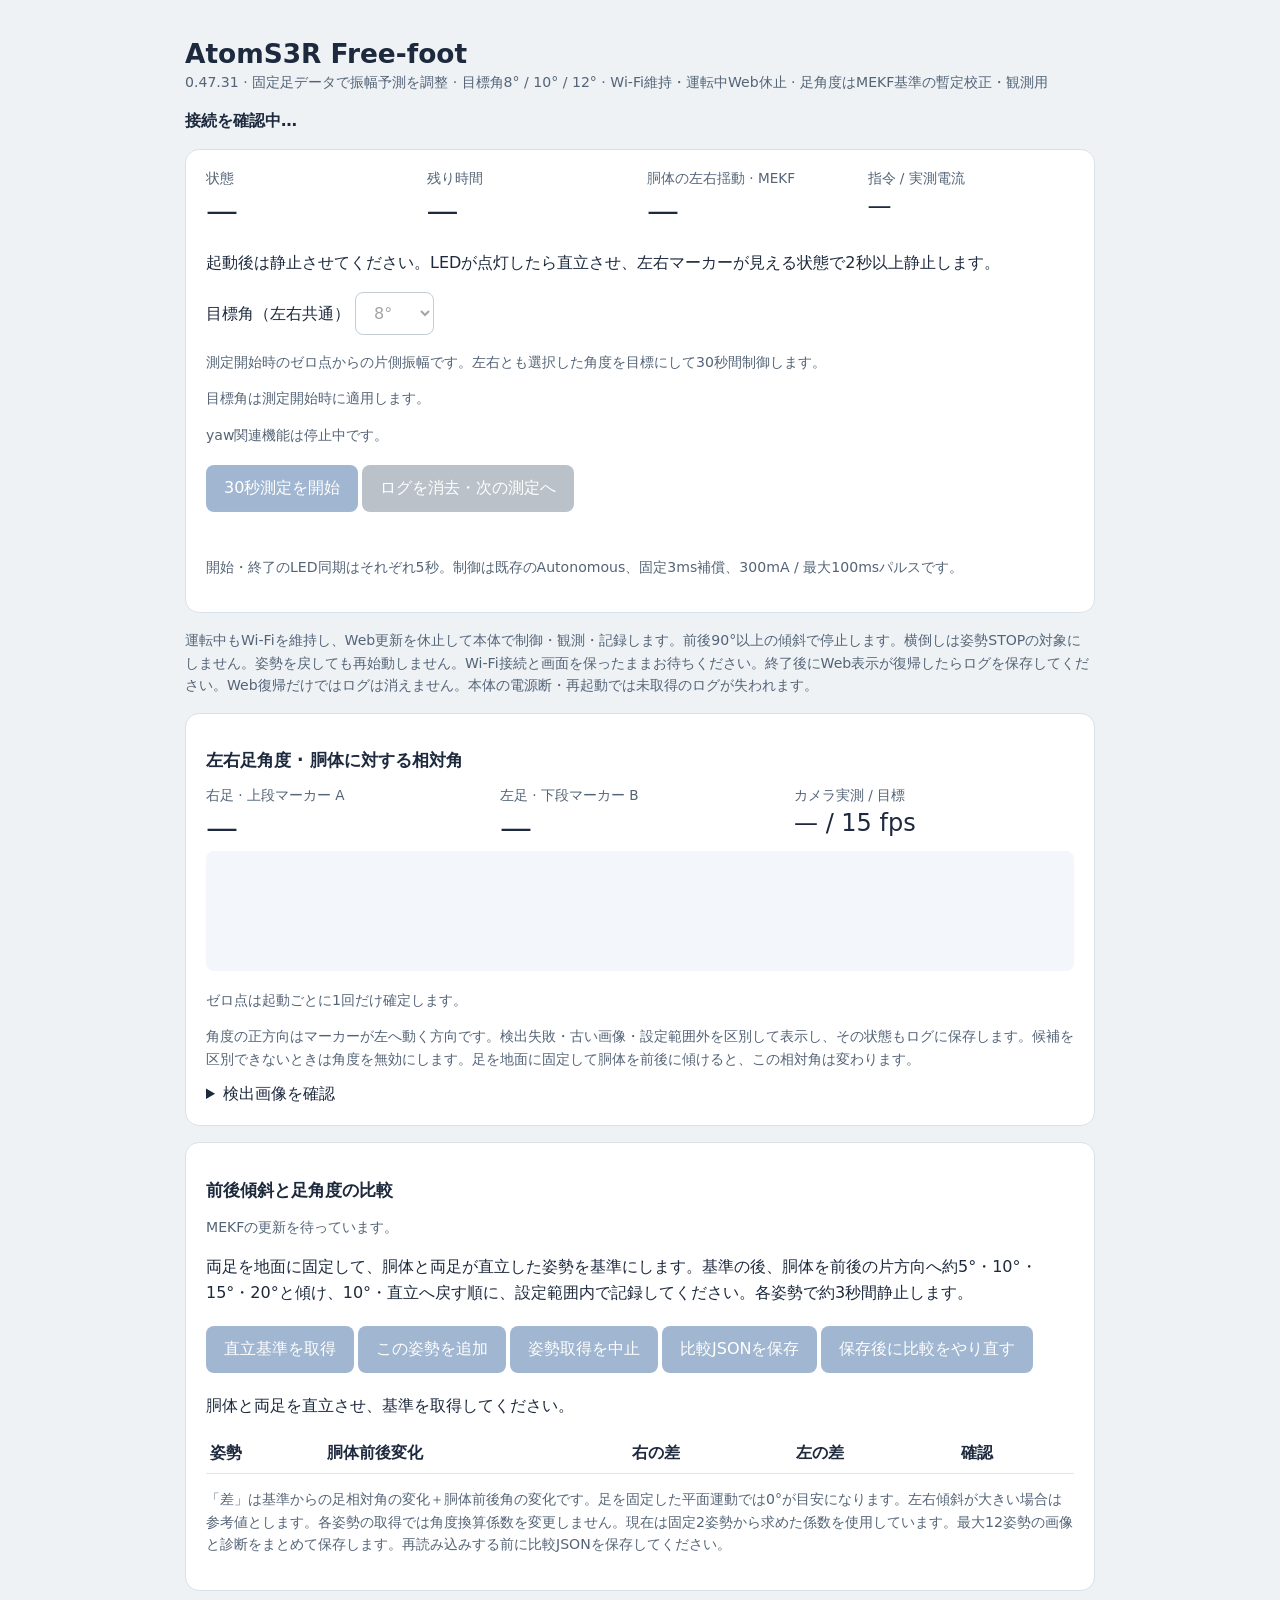
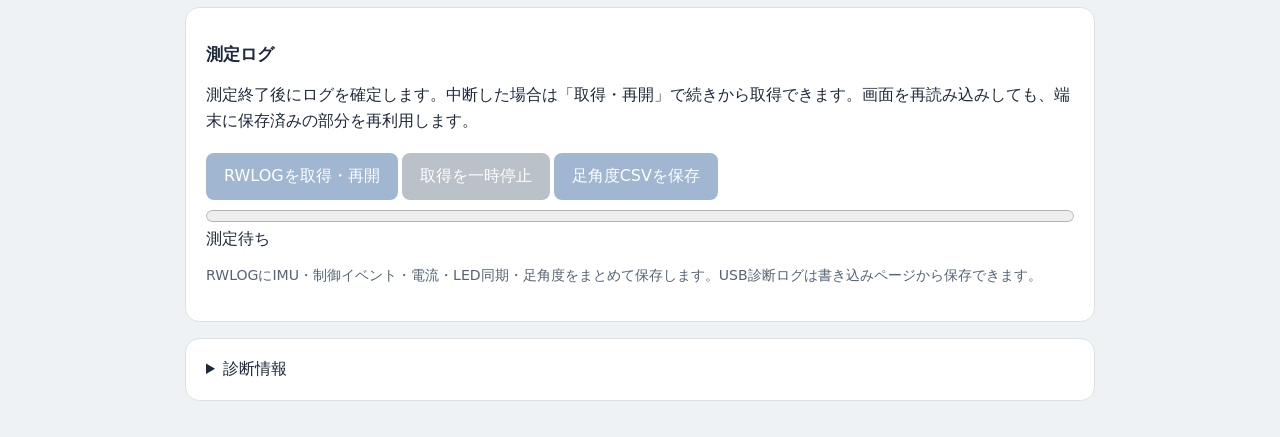
<file: web/index.html>
<!doctype html><html lang="ja"><meta charset="utf-8"><meta name="viewport" content="width=device-width,initial-scale=1"><title>AtomS3R Free-foot</title>
<style>
:root{font-family:system-ui,sans-serif;color:#1d293d;background:#eef2f5;font-size:16px}*{box-sizing:border-box}body{max-width:950px;margin:auto;padding:20px}h1{font-size:1.65rem;margin-bottom:4px}h2{font-size:1.08rem}p{line-height:1.6}.muted{color:#546477;font-size:.88rem}.card{background:white;border-radius:14px;padding:20px;margin:16px 0;border:1px solid #d9e1e8}.grid{display:grid;grid-template-columns:repeat(auto-fit,minmax(190px,1fr));gap:14px}.value{font-size:2rem;font-variant-numeric:tabular-nums;margin:4px 0}.label{font-size:.85rem;color:#546477}button{padding:13px 18px;border:0;border-radius:8px;background:#174b8e;color:white;font:inherit;cursor:pointer;margin:4px 4px 4px 0}button:disabled{opacity:.4;cursor:default}#stop{background:#b62032}#clear,#cancel{background:#58677a}code,pre{font-family:ui-monospace,monospace}pre{white-space:pre-wrap;font-size:.78rem;overflow-wrap:anywhere}#connection{font-weight:600}progress{width:100%;height:24px}table{width:100%;border-collapse:collapse}td,th{text-align:left;padding:9px 4px;border-bottom:1px solid #e1e6eb}canvas{width:100%;height:120px;background:#f3f6fa;border-radius:8px}#message{min-height:26px;color:#9c2636}a{color:#174b8e}
</style>
<h1>AtomS3R Free-foot</h1><div class="muted">0.47.31 · 固定足データで振幅予測を調整 · 目標角8° / 10° / 12° · Wi-Fi維持・運転中Web休止 · 足角度はMEKF基準の暫定校正・観測用</div>
<p id="connection">接続を確認中…</p>
<section class="card"><div class="grid"><div><div class="label">状態</div><div class="value" id="state">—</div></div><div><div class="label">残り時間</div><div class="value" id="remaining">—</div></div><div><div class="label">胴体の左右揺動 · MEKF</div><div class="value" id="pitch">—</div></div><div><div class="label">指令 / 実測電流</div><div class="value" style="font-size:1.5rem" id="current">—</div></div></div>
<p id="guide">起動後は静止させてください。LEDが点灯したら直立させ、左右マーカーが見える状態で2秒以上静止します。</p>
<p><label for="target">目標角（左右共通） </label><select id="target" disabled aria-describedby="target-help" style="font:inherit;padding:10px 14px;border:1px solid #aab8c6;border-radius:8px;background:white"><option value="8" selected>8°</option><option value="10">10°</option><option value="12">12°</option></select></p>
<p class="muted" id="target-help">測定開始時のゼロ点からの片側振幅です。左右とも選択した角度を目標にして30秒間制御します。</p>
<p class="muted" id="run-target" role="status">目標角は測定開始時に適用します。</p>
<p class="muted">yaw関連機能は停止中です。</p>
<button id="start" disabled>30秒測定を開始</button><button id="reconnect" style="display:none">終了・Web復帰を確認</button><button id="clear" disabled>ログを消去・次の測定へ</button>
<div id="message" role="status"></div><p class="muted">開始・終了のLED同期はそれぞれ5秒。制御は既存のAutonomous、固定3ms補償、300mA / 最大100msパルスです。</p></section>
<p class="muted">運転中もWi-Fiを維持し、Web更新を休止して本体で制御・観測・記録します。前後90°以上の傾斜で停止します。横倒しは姿勢STOPの対象にしません。姿勢を戻しても再始動しません。Wi-Fi接続と画面を保ったままお待ちください。終了後にWeb表示が復帰したらログを保存してください。Web復帰だけではログは消えません。本体の電源断・再起動では未取得のログが失われます。</p>
<section class="card"><h2>左右足角度 · 胴体に対する相対角</h2><div class="grid"><div><div class="label">右足 · 上段マーカー A</div><div class="value" id="right">—</div></div><div><div class="label">左足 · 下段マーカー B</div><div class="value" id="left">—</div></div><div><div class="label">カメラ実測 / 目標</div><div class="value" style="font-size:1.5rem" id="fps">— / 15 fps</div></div></div>
<canvas id="markers" width="640" height="120" aria-label="マーカー検出位置。上段が右足、下段が左足。"></canvas>
<p class="muted" id="foot-status">ゼロ点は起動ごとに1回だけ確定します。</p><p class="muted">角度の正方向はマーカーが左へ動く方向です。検出失敗・古い画像・設定範囲外を区別して表示し、その状態もログに保存します。候補を区別できないときは角度を無効にします。足を地面に固定して胴体を前後に傾けると、この相対角は変わります。</p><details><summary>検出画像を確認</summary><p class="muted">待機中に更新される1枚の画像です。測定完了後は測定前の画像を保持します。ログ保存後に「次の測定へ」進むと画像更新を再開します。線は検出に使った帯、丸は選択位置、黄色は未確定の位置・別候補です。</p><button id="preview" disabled>検出画像を取得</button><button id="preview-save" disabled>画像付き診断を保存</button><p class="muted" id="preview-status">画像はまだ取得していません。</p><canvas id="preview-image" width="640" height="480" style="height:auto;display:none" aria-label="カメラ画像と同じフレームの検出位置"></canvas></details></section>
<section class="card"><h2>前後傾斜と足角度の比較</h2>
<p id="mekf-axes" class="muted">MEKFの更新を待っています。</p>
<p>両足を地面に固定して、胴体と両足が直立した姿勢を基準にします。基準の後、胴体を前後の片方向へ約5°・10°・15°・20°と傾け、10°・直立へ戻す順に、設定範囲内で記録してください。各姿勢で約3秒間静止します。</p>
<button id="pose-base" disabled>直立基準を取得</button><button id="pose-add" disabled>この姿勢を追加</button><button id="pose-cancel" disabled>姿勢取得を中止</button><button id="pose-save" disabled>比較JSONを保存</button><button id="pose-reset" disabled>保存後に比較をやり直す</button>
<p id="pose-status" role="status">胴体と両足を直立させ、基準を取得してください。</p>
<div style="overflow-x:auto"><table><thead><tr><th>姿勢</th><th>胴体前後変化</th><th>右の差</th><th>左の差</th><th>確認</th></tr></thead><tbody id="pose-rows"></tbody></table></div>
<p class="muted">「差」は基準からの足相対角の変化＋胴体前後角の変化です。足を固定した平面運動では0°が目安になります。左右傾斜が大きい場合は参考値とします。各姿勢の取得では角度換算係数を変更しません。現在は固定2姿勢から求めた係数を使用しています。最大12姿勢の画像と診断をまとめて保存します。再読み込みする前に比較JSONを保存してください。</p>
</section>
<section class="card"><h2>測定ログ</h2><p>測定終了後にログを確定します。中断した場合は「取得・再開」で続きから取得できます。画面を再読み込みしても、端末に保存済みの部分を再利用します。</p>
<button id="download" disabled>RWLOGを取得・再開</button><button id="cancel" disabled>取得を一時停止</button><button id="csv" disabled>足角度CSVを保存</button>
<progress id="progress" value="0" max="1"></progress><div id="transfer" role="status">測定待ち</div><p class="muted">RWLOGにIMU・制御イベント・電流・LED同期・足角度をまとめて保存します。USB診断ログは書き込みページから保存できます。</p></section>
<details class="card"><summary>診断情報</summary><label><input type="checkbox" id="usb-diag">USB診断を有効にする</label><p class="muted">起動ごとにOFFです。運転中の変更はUSB側から行えます。メモリ・スタックの調査は有効時の待機中だけ行い、診断JSONには測定時刻付きで保持します。未測定のメモリ値は0です。</p><p class="muted">MEKFのroll・pitch、姿勢確認用クォータニオン、有効性・更新時刻を保存します。方位には独立したジャイロ推定を使用します。</p><button id="diagnostics">診断JSONを保存</button><pre id="diagnostic-view">—</pre></details>
<script>
/*POSE_SCRIPT*/
/*RUNTIME_SCRIPT*/
</script></html>
</file>
